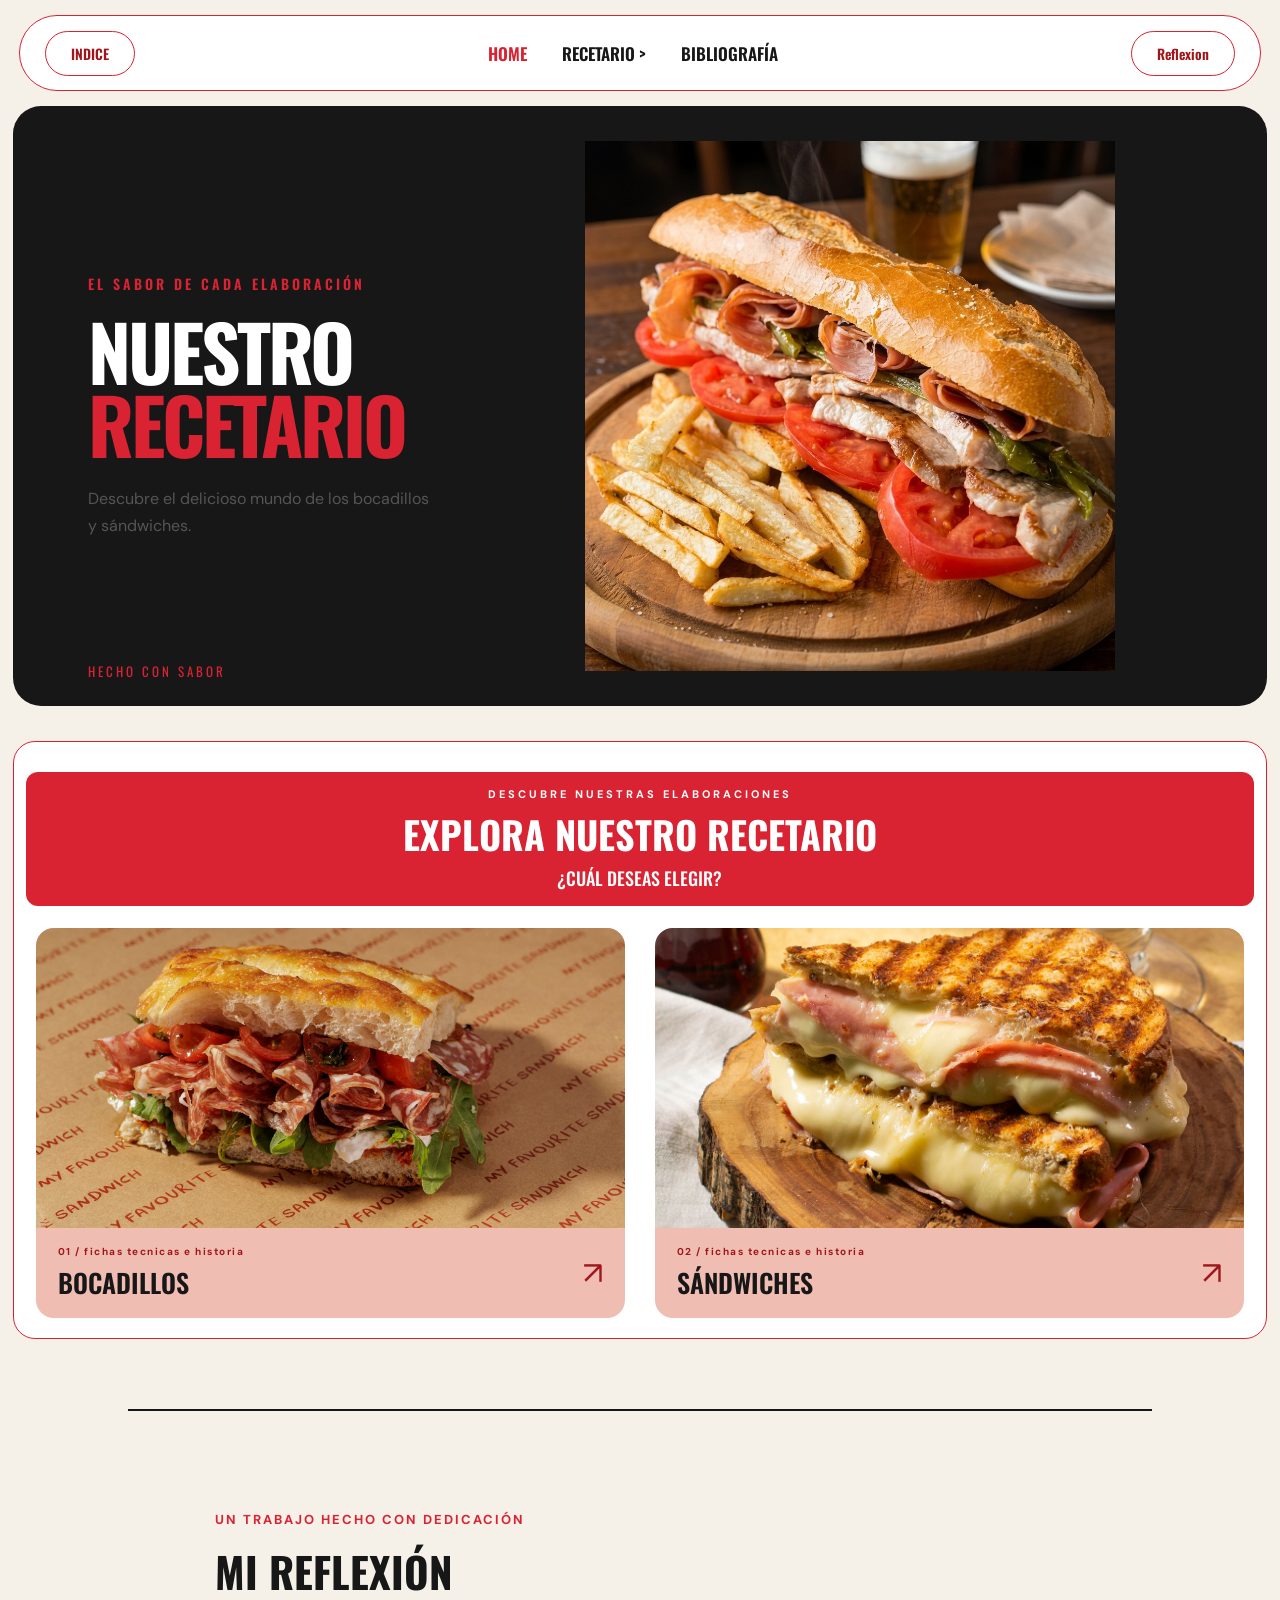
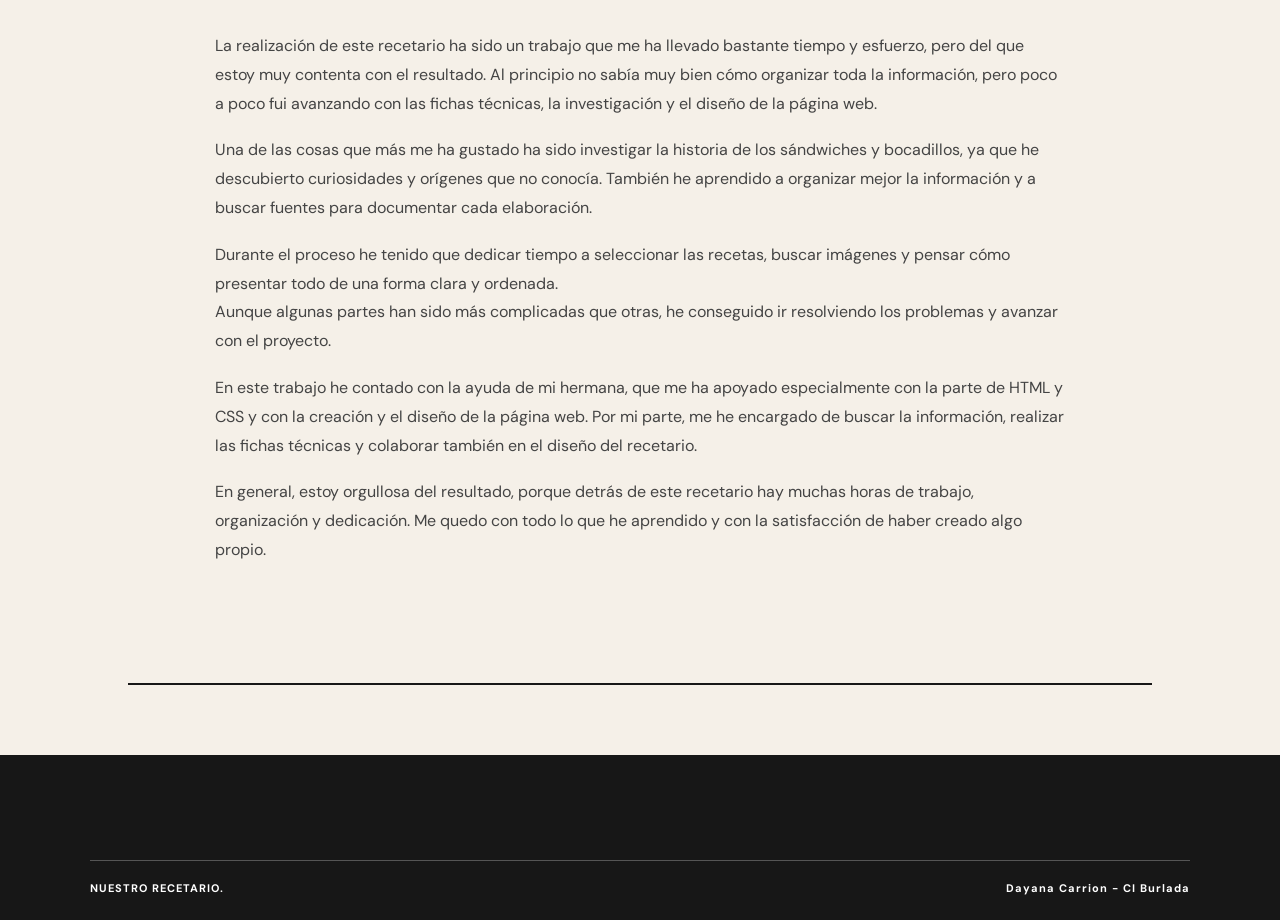
<file: index.html>
<!DOCTYPE html>
<html lang="es">

<head>
    <meta charset="UTF-8">
    <meta name="viewport" content="width=device-width, initial-scale=1.0">

    <title>Nuestro Recetario</title>

    <link rel="stylesheet" href="index.css">

    <!-- Tipografías -->
    <link rel="preconnect" href="https://fonts.googleapis.com">
    <link rel="preconnect" href="https://fonts.gstatic.com" crossorigin>

    <link
        href="https://fonts.googleapis.com/css2?family=DM+Sans:wght@400;500;600;700;800&family=Oswald:wght@500;600;700&display=swap"
        rel="stylesheet">

</head>

<body>

    <!-- ================= HEADER ================= -->

    <header class="header">

        <!-- BOTON INDICE -->
        <a href="indice.pdf" class="header-button" target="_blank">
            INDICE
        </a>

        <!-- MENU DE NAVEGACION -->
        <nav class="navigation">

            <a href="index.html" class="nav-link active">
                HOME
            </a>

            <details class="index-menu">

                <summary class="nav-link">
                    RECETARIO <span class="arrow"> > </span>
                </summary>

                <div class="dropdown">
                    <a href="bocadillos.html">Bocadillos</a>
                    <a href="sandwiches.html">Sándwiches</a>
                </div>

            </details>

            <a href="bibliografia.html" class="nav-link">
                BIBLIOGRAFÍA
            </a>

        </nav>

        <!-- LOGO -->
        <a href="index.html#reflexion" class="header-button">
            <span>Reflexion</span>

        </a>

    </header>



    <!-- ================= PORTADA ================= -->

    <main>

        <section class="hero">

            <div class="hero-content">

                <div class="hero-title">
                    <p class="hero-small">
                        EL SABOR DE CADA ELABORACIÓN
                    </p>

                    <h1>
                        NUESTRO
                        <span>RECETARIO</span>
                    </h1>

                    <p class="hero-description">
                        Descubre el delicioso mundo de los
                        bocadillos y sándwiches.
                    </p>
                </div>


                <div class="hero-image">

                    <img src=img/serranito.jpg alt="Bocadillo serranito">

                </div>

                <span class="hero-decoration">
                    HECHO CON SABOR
                </span>

            </div>

        </section>


        <!-- ================= CATEGORIAS ================= -->

        <section class="categories" id="categorias">

            <!-- TITULO DE LA SECCION -->

            <div class="categories-heading">

                <p>DESCUBRE NUESTRAS ELABORACIONES</p>

                <h2>EXPLORA NUESTRO RECETARIO</h2>

                <h3>¿CUÁL DESEAS ELEGIR?</h3>

            </div>


            <!-- TARJETAS -->

            <div class="cards">


                <!-- TARJETA BOCADILLOS -->

                <a href="bocadillos.html" class="card">

                    <div class="card-image">

                        <img src="img/bocadillito.avif" alt="Nuestros bocadillos">

                    </div>

                    <div class="card-info">

                        <div>
                            <p>01 / fichas tecnicas e historia</p>
                            <h4>BOCADILLOS</h4>
                        </div>

                        <span class="card-arrow">↗</span>

                    </div>

                </a>


                <!-- TARJETA SANDWICHES -->

                <a href="sandwiches.html" class="card">

                    <div class="card-image">

                        <img src="img/sandwich.jpg" alt="Nuestros sándwiches">

                    </div>

                    <div class="card-info">

                        <div>
                            <p>02 / fichas tecnicas e historia</p>
                            <h4>SÁNDWICHES</h4>
                        </div>

                        <span class="card-arrow">↗</span>

                    </div>

                </a>

            </div>

        </section>

        <!-- ================= REFLEXIÓN FINAL ================= -->
        <div class="reflection-divider"></div>
        <section class="reflection" id="reflexion">

            <div class="reflection-content">

                <p class="reflection-label">UN TRABAJO HECHO CON DEDICACIÓN</p>

                <h2>MI REFLEXIÓN</h2>

                <p>
                    La realización de este recetario ha sido un trabajo que me ha llevado
                    bastante tiempo y esfuerzo, pero del que estoy muy contenta con el
                    resultado. Al principio no sabía muy bien cómo organizar toda la
                    información, pero poco a poco fui avanzando con las fichas técnicas,
                    la investigación y el diseño de la página web.
                </p>

                <p>
                    Una de las cosas que más me ha gustado ha sido investigar la historia
                    de los sándwiches y bocadillos, ya que he descubierto curiosidades
                    y orígenes que no conocía. También he aprendido a organizar mejor
                    la información y a buscar fuentes para documentar cada elaboración.
                </p>
                <p>
                    Durante el proceso he tenido que dedicar tiempo a seleccionar las recetas,
                    buscar imágenes y pensar cómo presentar todo de una forma clara y ordenada. <br>
                    Aunque algunas partes han sido más complicadas
                    que otras, he conseguido ir resolviendo los problemas y avanzar con el proyecto.
                </p>

                <p>
                    En este trabajo he contado con la ayuda de mi hermana, que me ha
                    apoyado especialmente con la parte de HTML y CSS y con la creación
                    y el diseño de la página web. Por mi parte, me he encargado de
                    buscar la información, realizar las fichas técnicas y colaborar
                    también en el diseño del recetario.
                </p>

                <p>
                    En general, estoy orgullosa del resultado, porque detrás de este
                    recetario hay muchas horas de trabajo, organización y dedicación.
                    Me quedo con todo lo que he aprendido y con la satisfacción de
                    haber creado algo propio.
                </p>

            </div>

        </section>
        <div class="reflection-divider"></div>
    </main>


    <!-- ================= FOOTER ================= -->

    <footer class="footer">

        <div class="footer-line"></div>

        <div class="footer-bottom">

            <span>NUESTRO RECETARIO.</span>

            <span>Dayana Carrion - CI Burlada</span>

        </div>

    </footer>


</body>

</html>
</file>
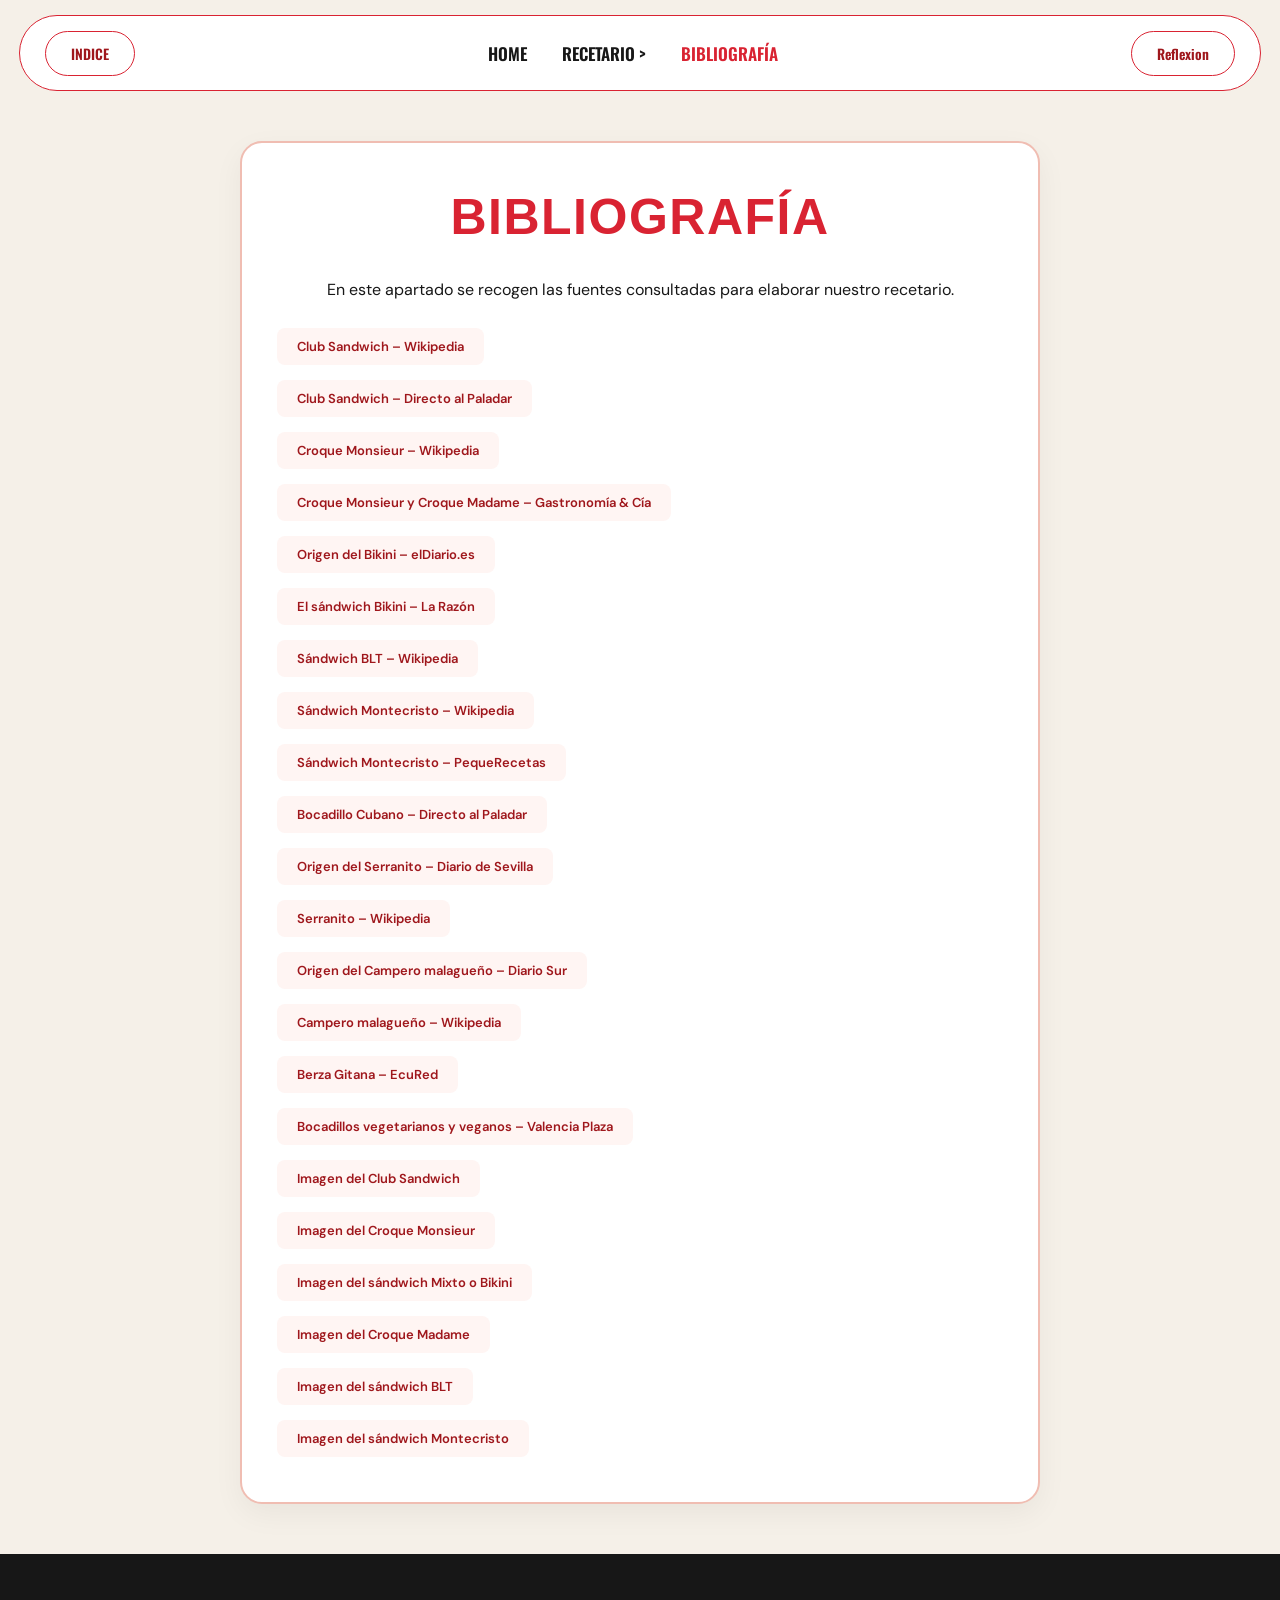
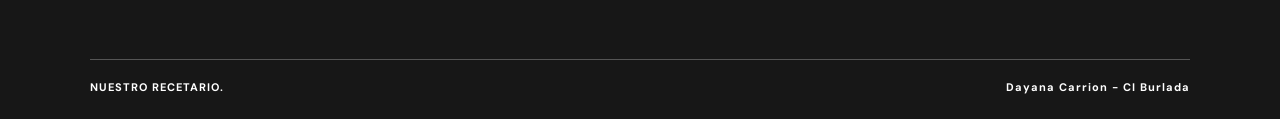
<file: bibliografia.html>
<!DOCTYPE html>
<html lang="es">

<head>
    <meta charset="UTF-8">
    <meta name="viewport" content="width=device-width, initial-scale=1.0">

    <title>Nuestro Recetario | Bibliografía</title>

    <!-- CSS reutilizado + CSS específico -->
    <link rel="stylesheet" href="index.css">

    <!-- Tipografías -->
    <link rel="preconnect" href="https://fonts.googleapis.com">
    <link rel="preconnect" href="https://fonts.gstatic.com" crossorigin>
    <link
        href="https://fonts.googleapis.com/css2?family=DM+Sans:wght@400;500;600;700;800&family=Oswald:wght@500;600;700&display=swap"
        rel="stylesheet">
</head>

<body>

    <!-- ================= HEADER ================= -->
    <header class="header">
        <a href="indice.pdf" class="header-button" target="_blank">
            INDICE
        </a>

        <nav class="navigation">
            <a href="index.html" class="nav-link">HOME</a>

            <details class="index-menu">
                <summary class="nav-link">
                    RECETARIO <span class="arrow"> > </span>
                </summary>

                <div class="dropdown">
                    <a href="bocadillos.html">Bocadillos</a>
                    <a href="sandwiches.html">Sándwiches</a>
                </div>
            </details>

            <a href="bibliografia.html" class="nav-link active">
                BIBLIOGRAFÍA
            </a>
        </nav>

        <a href="index.html#reflexion" class="header-button">
            <span>Reflexion</span>

        </a>
    </header>


    <!-- ================= BIBLIOGRAFÍA ================= -->
    <main>
        <section class="bibliografia-container">

            <h2 class="bibliografia-title">BIBLIOGRAFÍA</h2>

            <div class="bibliografia-text">
                <p>
                    En este apartado se recogen las fuentes consultadas para elaborar
                    nuestro recetario.
                </p>

                <!-- INFORMACIÓN -->

                <div class="bibliografia-links">



                    <a href="https://es.wikipedia.org/wiki/Club_sandwich" target="_blank" rel="noopener">Club Sandwich –
                        Wikipedia</a>
                    <a href="https://www.directoalpaladar.com/recetas-de-carnes-y-aves/sandwich-club-historia-receta-un-clasico-cafeterias-todo-mundo"
                        target="_blank" rel="noopener">Club Sandwich – Directo al Paladar</a>

                    <a href="https://es.wikipedia.org/wiki/Croque-monsieur" target="_blank" rel="noopener">Croque
                        Monsieur – Wikipedia</a>
                    <a href="https://www.gastronomiaycia.com/2024/10/12/croque-monsieur-y-croque-madame/"
                        target="_blank" rel="noopener">Croque Monsieur y Croque Madame – Gastronomía & Cía</a>

                    <a href="https://www.eldiario.es/consumoclaro/come_bien/dia-mundial-bikini-donde-origino-receta-catalana-comparte-nombre-prenda-bano_1_12416015.html"
                        target="_blank" rel="noopener">Origen del Bikini – elDiario.es</a>
                    <a href="https://www.larazon.es/cataluna/por-que-cataluna-conoce-bikini-sandwich-mixto_20240601665c8f4a9d3b1e0001b1c2d3.html"
                        target="_blank" rel="noopener">El sándwich Bikini – La Razón</a>

                    <a href="https://es.wikipedia.org/wiki/S%C3%A1ndwich_BLT" target="_blank" rel="noopener">Sándwich
                        BLT – Wikipedia</a>

                    <a href="https://es.wikipedia.org/wiki/Monte_Cristo_s%C3%A1ndwich" target="_blank"
                        rel="noopener">Sándwich Montecristo – Wikipedia</a>
                    <a href="https://www.pequerecetas.com/receta/sandwich-montecristo/" target="_blank"
                        rel="noopener">Sándwich Montecristo – PequeRecetas</a>



                    <a href="https://www.directoalpaladar.com/recetas-de-carnes-y-aves/sandwich-cubano-receta-tradicional-facil-deliciosa"
                        target="_blank" rel="noopener">Bocadillo Cubano – Directo al Paladar</a>

                    <a href="https://www.diariodesevilla.es/gastronomia/sabes-quien-invento-bocadillo-famoso-Sevilla_0_2005061045.html"
                        target="_blank" rel="noopener">Origen del Serranito – Diario de Sevilla</a>
                    <a href="https://es.wikipedia.org/wiki/Serranito" target="_blank" rel="noopener">Serranito –
                        Wikipedia</a>

                    <a href="https://www.diariosur.es/gastronomia/desconocidos-origenes-campero-malagueno-20150515002823-nt.html"
                        target="_blank" rel="noopener">Origen del Campero malagueño – Diario Sur</a>
                    <a href="https://es.wikipedia.org/wiki/Campero_(bocadillo)" target="_blank" rel="noopener">Campero
                        malagueño – Wikipedia</a>

                    <a href="https://www.ecured.cu/Berza_Gitana" target="_blank" rel="noopener">Berza Gitana –
                        EcuRed</a>

                    <a href="https://valenciaplaza.com/entre-pan-y-sin-rastro-de-proteina-animal-los-bocadillos-tambien-son-para-veganos-y-vegetarianos"
                        target="_blank" rel="noopener">Bocadillos vegetarianos y veganos – Valencia Plaza</a>




                    <a href="https://www.sharpblades.co.uk/es/blogs/recipes/ultimate-club-sandwich-recipe"
                        target="_blank" rel="noopener">Imagen del Club Sandwich</a>

                    <a href="https://tn.com.ar/cocina/recetas/2026/06/20/como-preparar-el-croque-monsieur-el-sandwich-frances-que-parece-simple-pero-es-una-bomba-de-sabor/"
                        target="_blank" rel="noopener">Imagen del Croque Monsieur</a>

                    <a href="https://www.aol.com/articles/spanish-bikini-sandwich-tastes-even-180000000.html"
                        target="_blank" rel="noopener">Imagen del sándwich Mixto o Bikini</a>

                    <a href="https://airfryergourmand.fr/img/croque-madame-air-fryer.jpg" target="_blank"
                        rel="noopener">Imagen del Croque Madame</a>

                    <a href="https://ighremhouse.com/recipes/blt-sandwich-crispy-bacon" target="_blank"
                        rel="noopener">Imagen del sándwich BLT</a>

                    <a href="https://www.snapcalorie.com/recipes/monte_cristo_sandwich_the_real_one.html"
                        target="_blank" rel="noopener">Imagen del sándwich Montecristo</a>


                </div>

        </section>
    </main>


    <!-- ================= FOOTER ================= -->
    <footer class="footer">
        <div class="footer-line"></div>

        <div class="footer-bottom">
            <span>NUESTRO RECETARIO.</span>
            <span>Dayana Carrion - CI Burlada</span>
        </div>
    </footer>

</body>

</html>
</file>
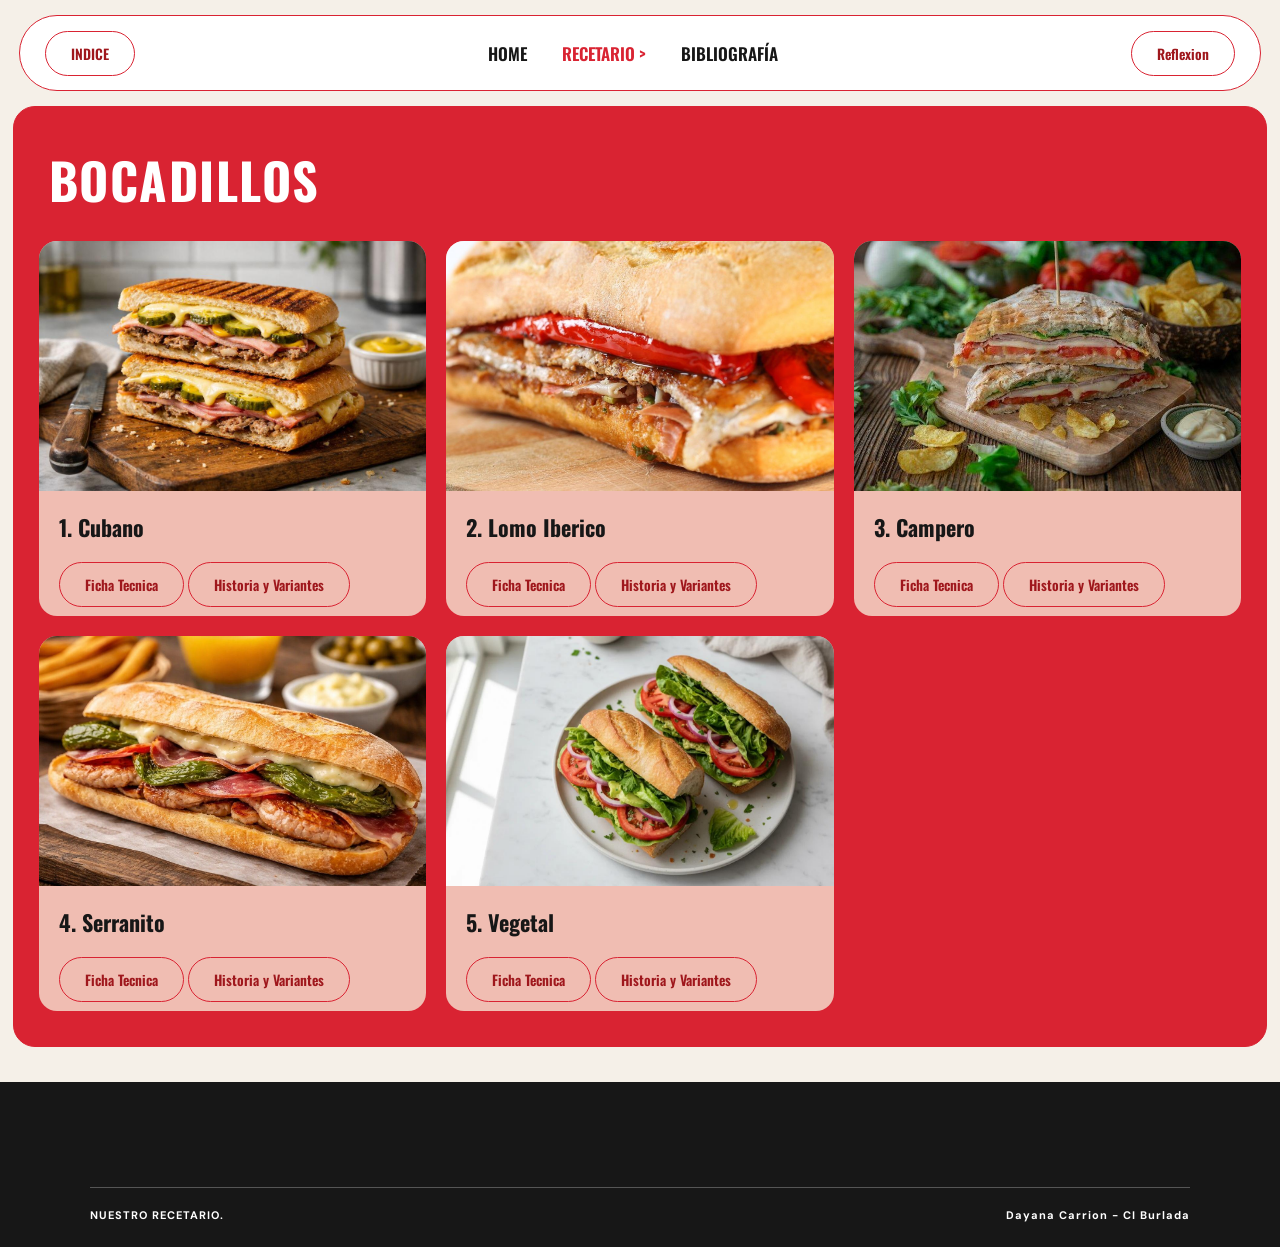
<file: bocadillos.html>
<!DOCTYPE html>
<html lang="es">

<head>
    <meta charset="UTF-8">
    <meta name="viewport" content="width=device-width, initial-scale=1.0">

    <title>Nuestro Recetario | Sándwiches</title>

    <link rel="stylesheet" href="index.css">

    <!-- Tipografías -->
    <link rel="preconnect" href="https://fonts.googleapis.com">
    <link rel="preconnect" href="https://fonts.gstatic.com" crossorigin>
    <link
        href="https://fonts.googleapis.com/css2?family=DM+Sans:wght@400;500;600;700;800&family=Oswald:wght@500;600;700&display=swap"
        rel="stylesheet">
</head>

<body>

    <!-- ================= HEADER ================= -->
    <header class="header">
        <a href="indice.pdf" class="header-button" target="_blank">
            INDICE
        </a>

        <nav class="navigation">
            <a href="index.html" class="nav-link">HOME</a>

            <details class="index-menu">
                <summary class="nav-link active">RECETARIO <span class="arrow"> > </span></summary>
                <div class="dropdown">
                    <a href="bocadillos.html">Bocadillos</a>
                    <a href="sandwiches.html">Sándwiches</a>
                </div>
            </details>

            <a href="bibliografia.html" class="nav-link">BIBLIOGRAFÍA</a>
        </nav>
        <a href="index.html#reflexion" class="header-button">
            <span>Reflexion</span>

        </a>
    </header>


    <!-- ================= CONTENIDO SANDWICHES ================= -->
    <main>
        <section class="sandwiches-container">

            <!-- TÍTULO ROJO -->
            <div class="sandwiches-heading">
                <h2>BOCADILLOS</h2>
            </div>

            <!-- TARJETAS -->
            <div class="sandwiches-grid">

                <!-- bocadillo 1 -->
                <div class="sandwich-card">
                    <div class="sandwich-image">
                        <img src="img/cubano.jpg" alt="Club">
                    </div>
                    <div class="sandwich-info">
                        <h3>1. Cubano</h3>
                        <br>
                        <a href="/fichas_bocadillos/Ficha_Cubano.pdf" class="header-button">Ficha Tecnica</a>
                        <a href="historiaVariantes.html" class="header-button">Historia y Variantes</a>
                    </div>
                </div>

                <!-- bocadillo 2 -->
                <div class="sandwich-card">
                    <div class="sandwich-image">
                        <img src="img/lomo.jpg" alt="Croque">
                    </div>
                    <div class="sandwich-info">
                        <h3>2. Lomo Iberico</h3>
                        <br>
                        <a href="fichas_bocadillos/Ficha_Iberico.pdf" class="header-button">Ficha Tecnica</a>
                        <a href="historiaVariantes.html#lomo-iberico" class="header-button">Historia y Variantes</a>
                    </div>
                </div>

                <!-- SÁNDWICH 3 -->
                <div class="sandwich-card">
                    <div class="sandwich-image">
                        <img src="img/campero.jpg" alt="Mixto">
                    </div>
                    <div class="sandwich-info">
                        <h3>3. Campero</h3>
                        <br>
                        <a href="fichas_bocadillos/Ficha_Campero.pdf" class="header-button">Ficha Tecnica</a>
                        <a href="historiaVariantes.html#campero" class="header-button">Historia y Variantes</a>
                    </div>
                </div>
                <!-- SÁNDWICH 4 -->
                <div class="sandwich-card">
                    <div class="sandwich-image">
                        <img src="img/serranito1.jpg" alt="croque">
                    </div>
                    <div class="sandwich-info">
                        <h3>4. Serranito</h3>
                        <br>
                        <a href="fichas_bocadillos/Ficha_Serranito.pdf" class="header-button">Ficha Tecnica</a>
                        <a href="historiaVariantes.html#serranito" class="header-button">Historia y Variantes</a>
                    </div>
                </div>
                <!-- SÁNDWICH 5 -->
                <div class="sandwich-card">
                    <div class="sandwich-image">
                        <img src="img/vegetal.jpg" alt="btl">
                    </div>
                    <div class="sandwich-info">
                        <h3>5. Vegetal</h3>
                        <br>
                        <a href="fichas_bocadillos/Ficha_Vegetal.pdf" class="header-button">Ficha Tecnica</a>
                        <a href="historiaVariantes.html#vegetal" class="header-button">Historia y Variantes</a>
                    </div>
                </div>
            </div>
        </section>
    </main>


    <!-- ================= FOOTER ================= -->
    <footer class="footer">
        <div class="footer-line"></div>
        <div class="footer-bottom">
            <span>NUESTRO RECETARIO.</span>
            <span>Dayana Carrion - CI Burlada</span>
        </div>
    </footer>

</body>

</html>
</file>
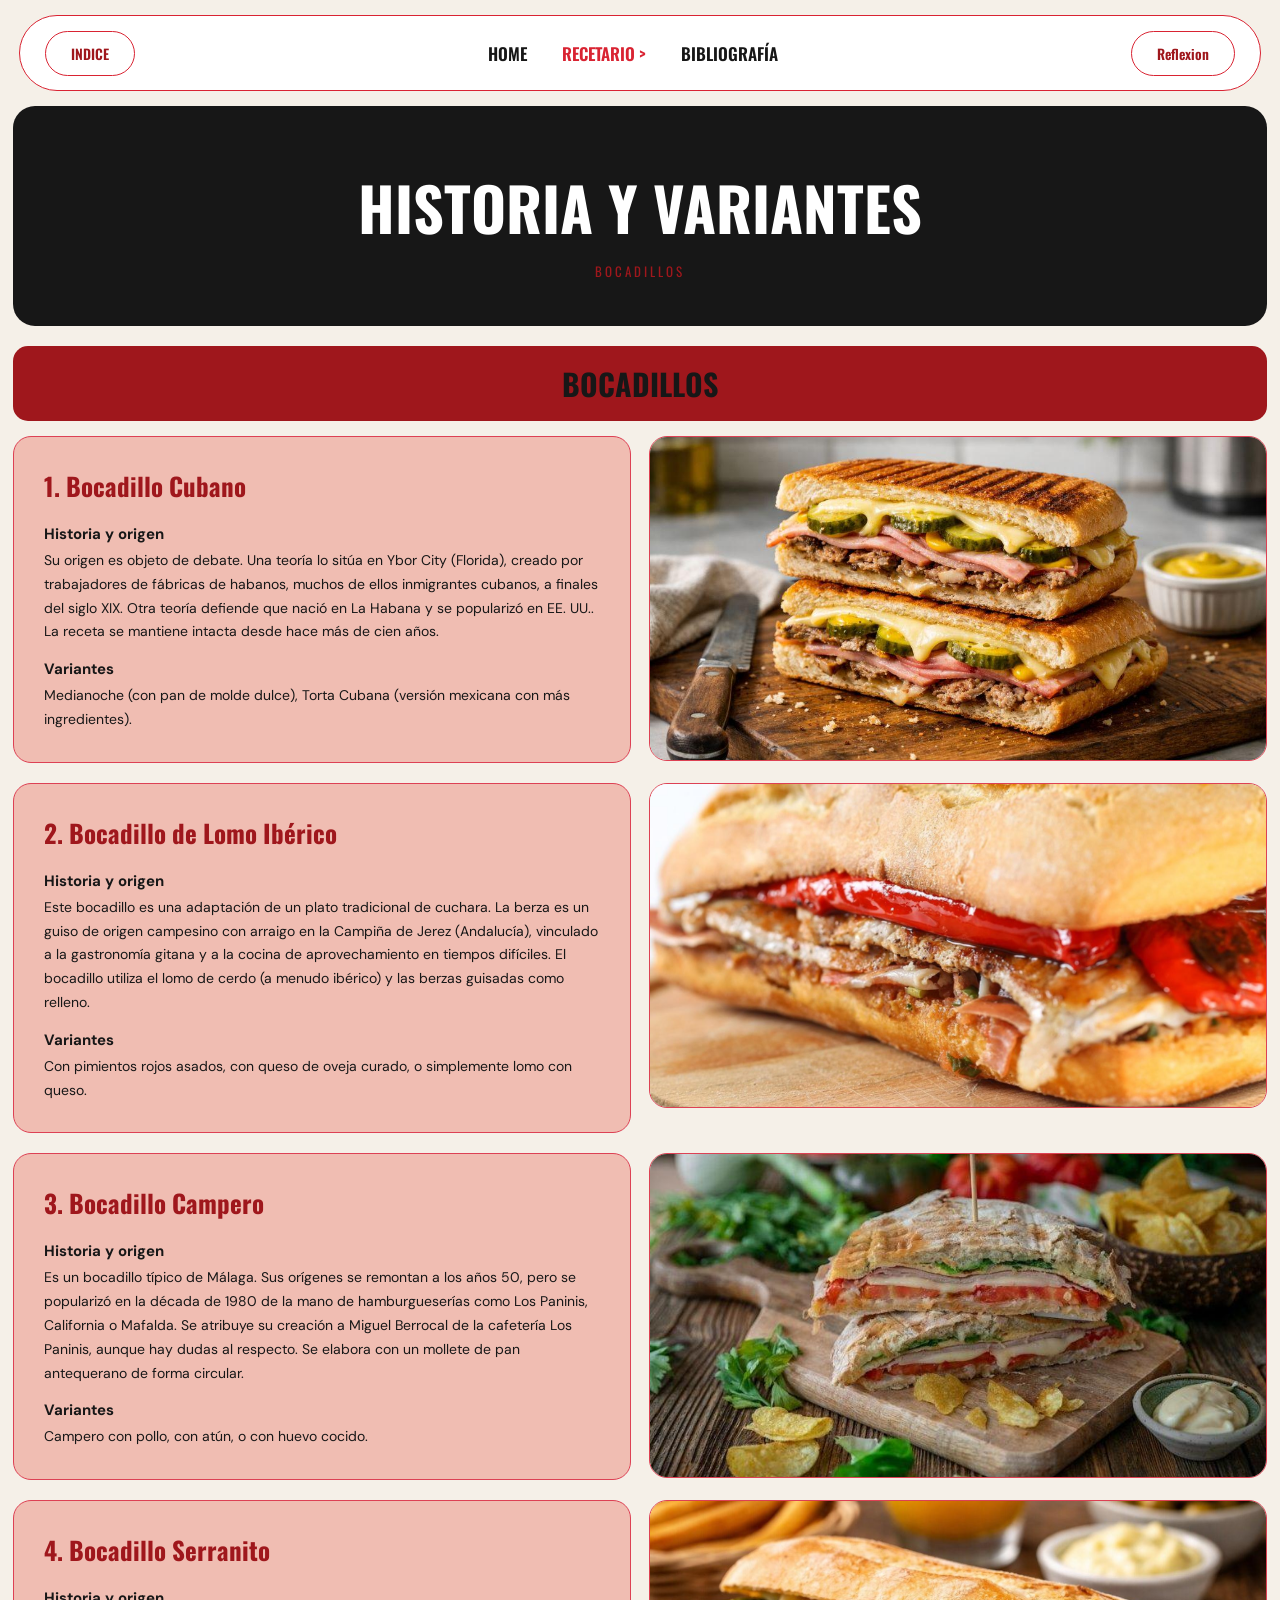
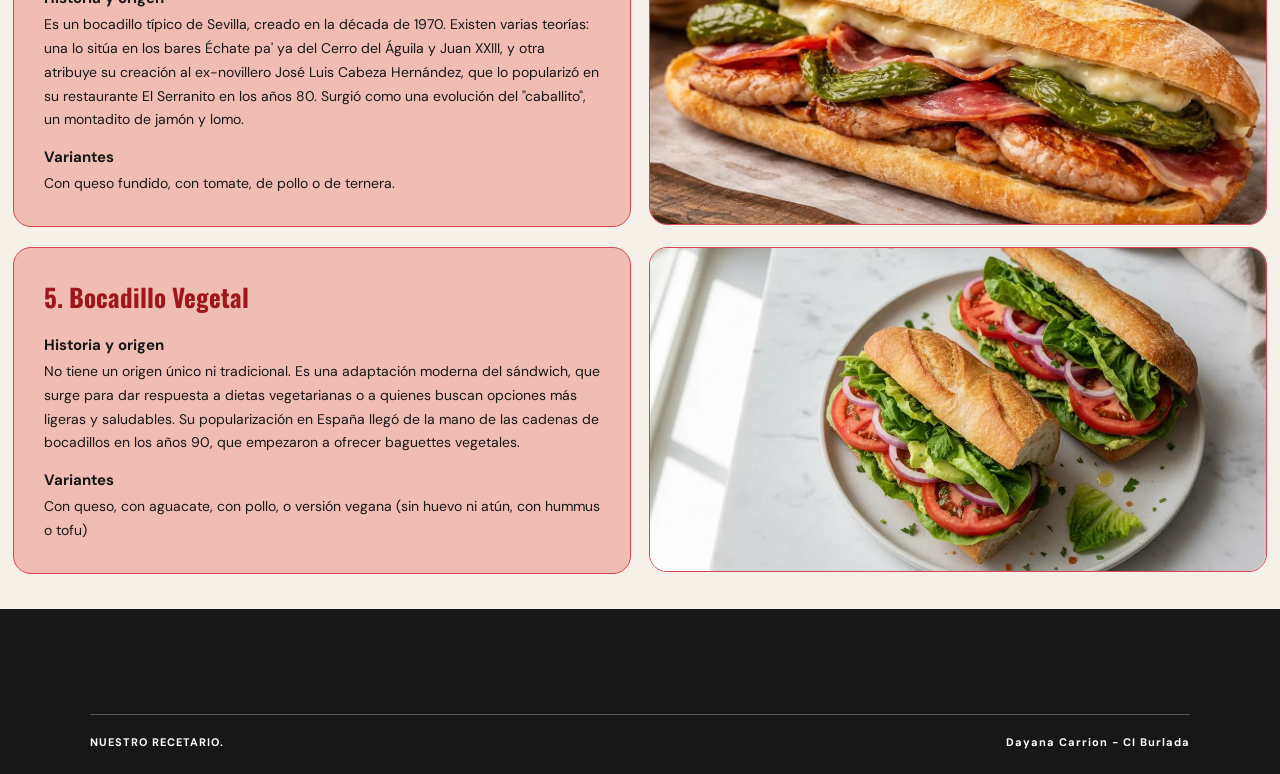
<file: historiaVariantes.html>
<!DOCTYPE html>
<html lang="es">

<head>
    <meta charset="UTF-8">
    <meta name="viewport" content="width=device-width, initial-scale=1.0">

    <title>Nuestro Recetario | Historia y Variantes</title>

    <!-- CSS reutilizado + CSS específico -->
    <link rel="stylesheet" href="index.css">
    <!-- Tipografías -->
    <link rel="preconnect" href="https://fonts.googleapis.com">
    <link rel="preconnect" href="https://fonts.gstatic.com" crossorigin>
    <link
        href="https://fonts.googleapis.com/css2?family=DM+Sans:wght@400;500;600;700;800&family=Oswald:wght@500;600;700&display=swap"
        rel="stylesheet">
</head>

<body>

    <!-- ================= HEADER ================= -->
    <header class="header">
        <a href="indice.pdf" class="header-button" target="_blank">
            INDICE
        </a>

        <nav class="navigation">
            <a href="index.html" class="nav-link">HOME</a>

            <details class="index-menu">
                <summary class="nav-link active">
                    RECETARIO <span class="arrow"> > </span>
                </summary>

                <div class="dropdown">
                    <a href="bocadillos.html">Bocadillos</a>
                    <a href="sandwiches.html">Sándwiches</a>
                </div>
            </details>

            <a href="bibliografia.html" class="nav-link">
                BIBLIOGRAFÍA
            </a>
        </nav>
        <a href="index.html#reflexion" class="header-button">
            <span>Reflexion</span>

        </a>
    </header>


    <!-- ================= HISTORIA Y VARIANTES ================= -->
    <main class="history-page">

        <!-- PORTADA -->
        <section class="history-hero">
            <h1>HISTORIA Y VARIANTES</h1>
            <p>BOCADILLOS</p>
        </section>


        <!-- ================= BOCADILLOS ================= -->
        <section class="history-section" id="bocadillos">

            <h2>BOCADILLOS</h2>

            <!-- CUBANO -->
            <article class="history-item" id="cubano">

                <div class="history-text">
                    <h3>1. Bocadillo Cubano</h3>

                    <h4>Historia y origen</h4>
                    <p>
                        Su origen es objeto de debate. Una teoría lo sitúa en Ybor City (Florida), creado por
                        trabajadores de fábricas de habanos, muchos de ellos inmigrantes cubanos, a finales del siglo
                        XIX. Otra teoría defiende que nació en La Habana y se popularizó en EE. UU.. La receta se
                        mantiene intacta desde hace más de cien años.
                    </p>

                    <h4>Variantes</h4>
                    <p>
                        Medianoche (con pan de molde dulce), Torta Cubana (versión mexicana con más ingredientes).
                    </p>
                </div>

                <div class="history-image">
                    <img src="img/cubano.jpg" alt="Bocadillo Cubano">
                </div>

            </article>


            <!-- LOMO IBÉRICO -->
            <article class="history-item" id="lomo-iberico">

                <div class="history-text">
                    <h3>2. Bocadillo de Lomo Ibérico</h3>

                    <h4>Historia y origen</h4>
                    <p>
                        Este bocadillo es una adaptación de un plato tradicional de cuchara. La berza es un guiso de
                        origen campesino con arraigo en la Campiña de Jerez (Andalucía), vinculado a la gastronomía
                        gitana y a la cocina de aprovechamiento en tiempos difíciles. El bocadillo utiliza el lomo de
                        cerdo (a menudo ibérico) y las berzas guisadas como relleno.
                    </p>

                    <h4>Variantes</h4>
                    <p>
                        Con pimientos rojos asados, con queso de oveja curado, o simplemente lomo con queso.
                    </p>
                </div>

                <div class="history-image">
                    <img src="img/lomo.jpg" alt="Bocadillo de Lomo Ibérico">
                </div>

            </article>


            <!-- CAMPERO -->
            <article class="history-item" id="campero">

                <div class="history-text">
                    <h3>3. Bocadillo Campero</h3>

                    <h4>Historia y origen</h4>
                    <p>
                        Es un bocadillo típico de Málaga. Sus orígenes se remontan a los años 50, pero se popularizó en
                        la década de 1980 de la mano de hamburgueserías como Los Paninis, California o Mafalda. Se
                        atribuye su creación a Miguel Berrocal de la cafetería Los Paninis, aunque hay dudas al
                        respecto. Se elabora con un mollete de pan antequerano de forma circular.
                    </p>

                    <h4>Variantes</h4>
                    <p>
                        Campero con pollo, con atún, o con huevo cocido.
                    </p>
                </div>

                <div class="history-image">
                    <img src="img/campero.jpg" alt="Bocadillo Campero">
                </div>

            </article>


            <!-- SERRANITO -->
            <article class="history-item" id="serranito">

                <div class="history-text">
                    <h3>4. Bocadillo Serranito</h3>

                    <h4>Historia y origen</h4>
                    <p>
                        Es un bocadillo típico de Sevilla, creado en la década de 1970. Existen varias teorías: una lo
                        sitúa en los bares Échate pa' ya del Cerro del Águila y Juan XXIII, y otra atribuye su creación
                        al ex-novillero José Luis Cabeza Hernández, que lo popularizó en su restaurante El Serranito en
                        los años 80. Surgió como una evolución del "caballito", un montadito de jamón y lomo.
                    </p>

                    <h4>Variantes</h4>
                    <p>
                        Con queso fundido, con tomate, de pollo o de ternera.
                    </p>
                </div>

                <div class="history-image">
                    <img src="img/serranito1.jpg" alt="Bocadillo Serranito">
                </div>

            </article>


            <!-- VEGETAL -->
            <article class="history-item" id="vegetal">

                <div class="history-text">
                    <h3>5. Bocadillo Vegetal</h3>

                    <h4>Historia y origen</h4>
                    <p>
                        No tiene un origen único ni tradicional. Es una adaptación moderna del sándwich, que surge para
                        dar respuesta a dietas vegetarianas o a quienes buscan opciones más ligeras y saludables. Su
                        popularización en España llegó de la mano de las cadenas de bocadillos en los años 90, que
                        empezaron a ofrecer baguettes vegetales.
                    </p>

                    <h4>Variantes</h4>
                    <p>
                        Con queso, con aguacate, con pollo, o versión vegana (sin huevo ni atún, con hummus o tofu)
                    </p>
                </div>

                <div class="history-image">
                    <img src="img/vegetal.jpg" alt="Bocadillo Vegetal">
                </div>

            </article>

        </section>
    </main>


    <!-- ================= FOOTER ================= -->
    <footer class="footer">
        <div class="footer-line"></div>

        <div class="footer-bottom">
            <span>NUESTRO RECETARIO.</span>
            <span>Dayana Carrion - CI Burlada</span>
        </div>
    </footer>

</body>

</html>
</file>
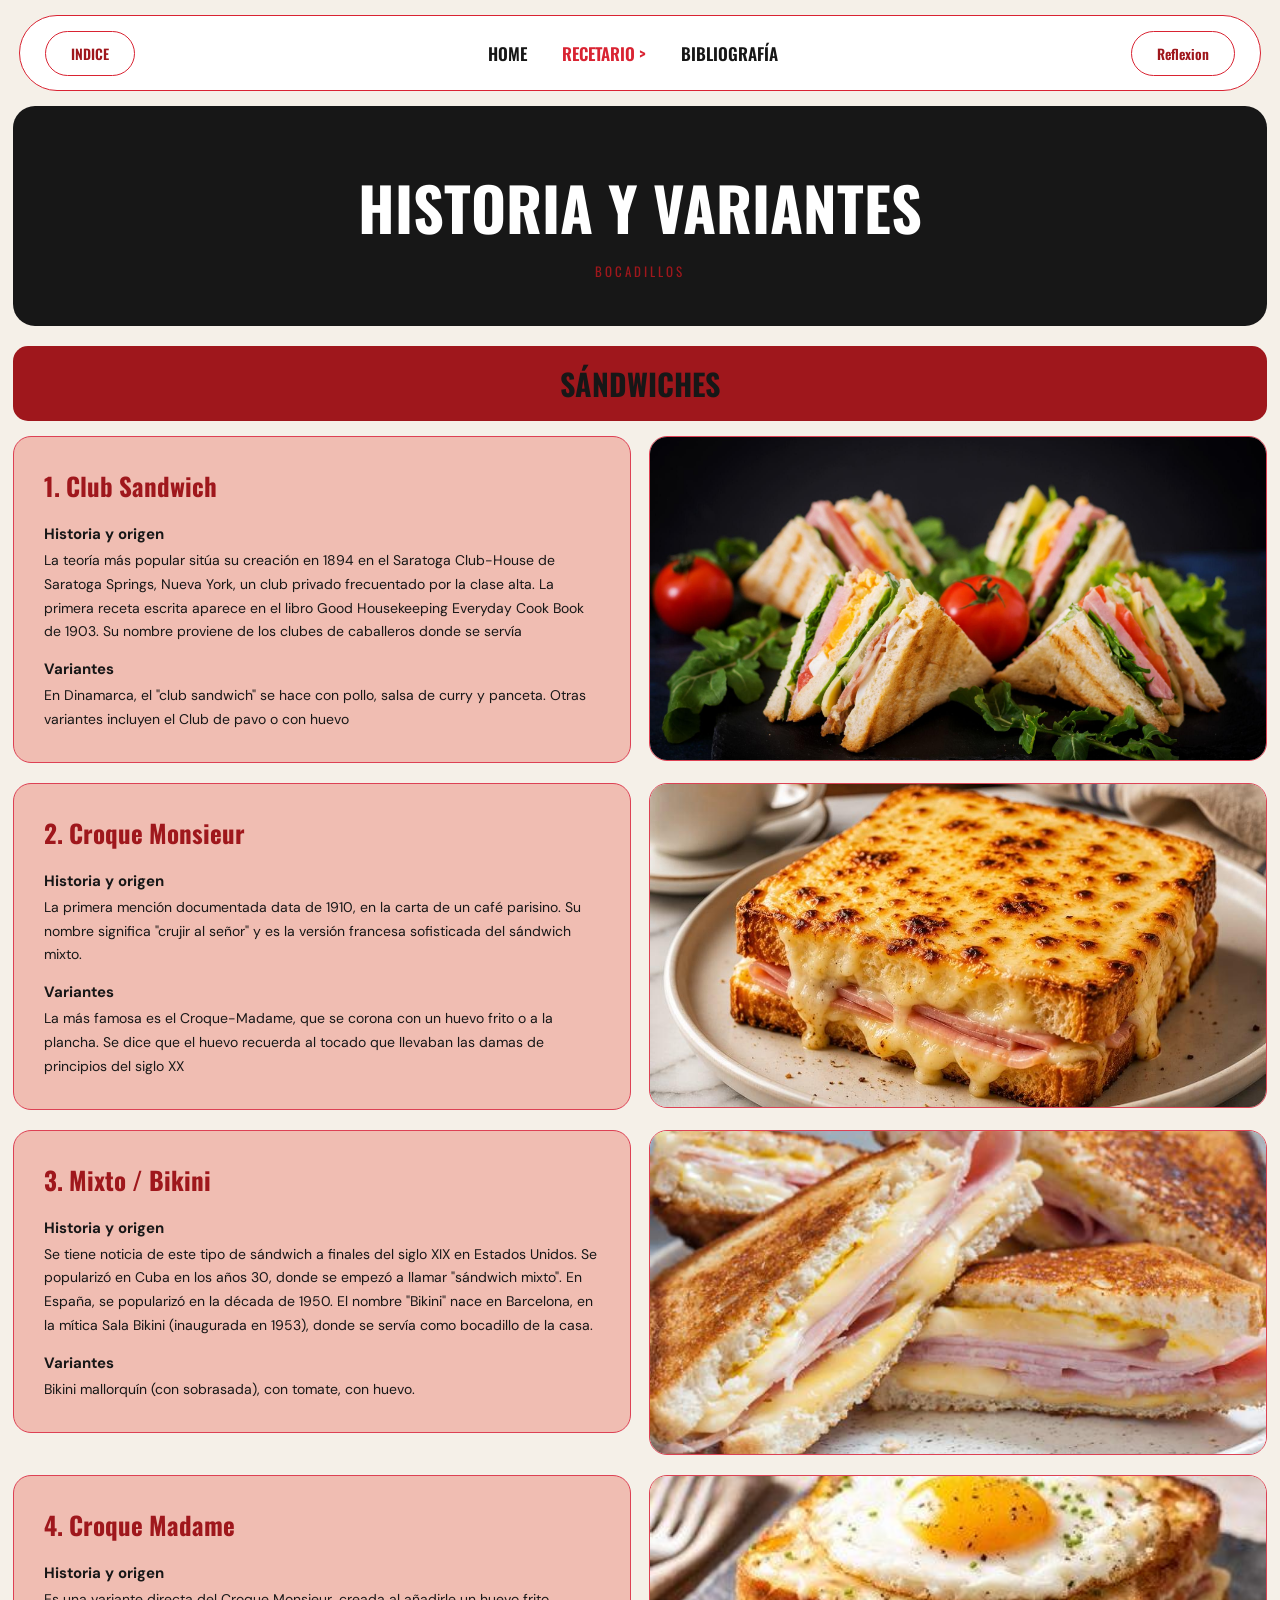
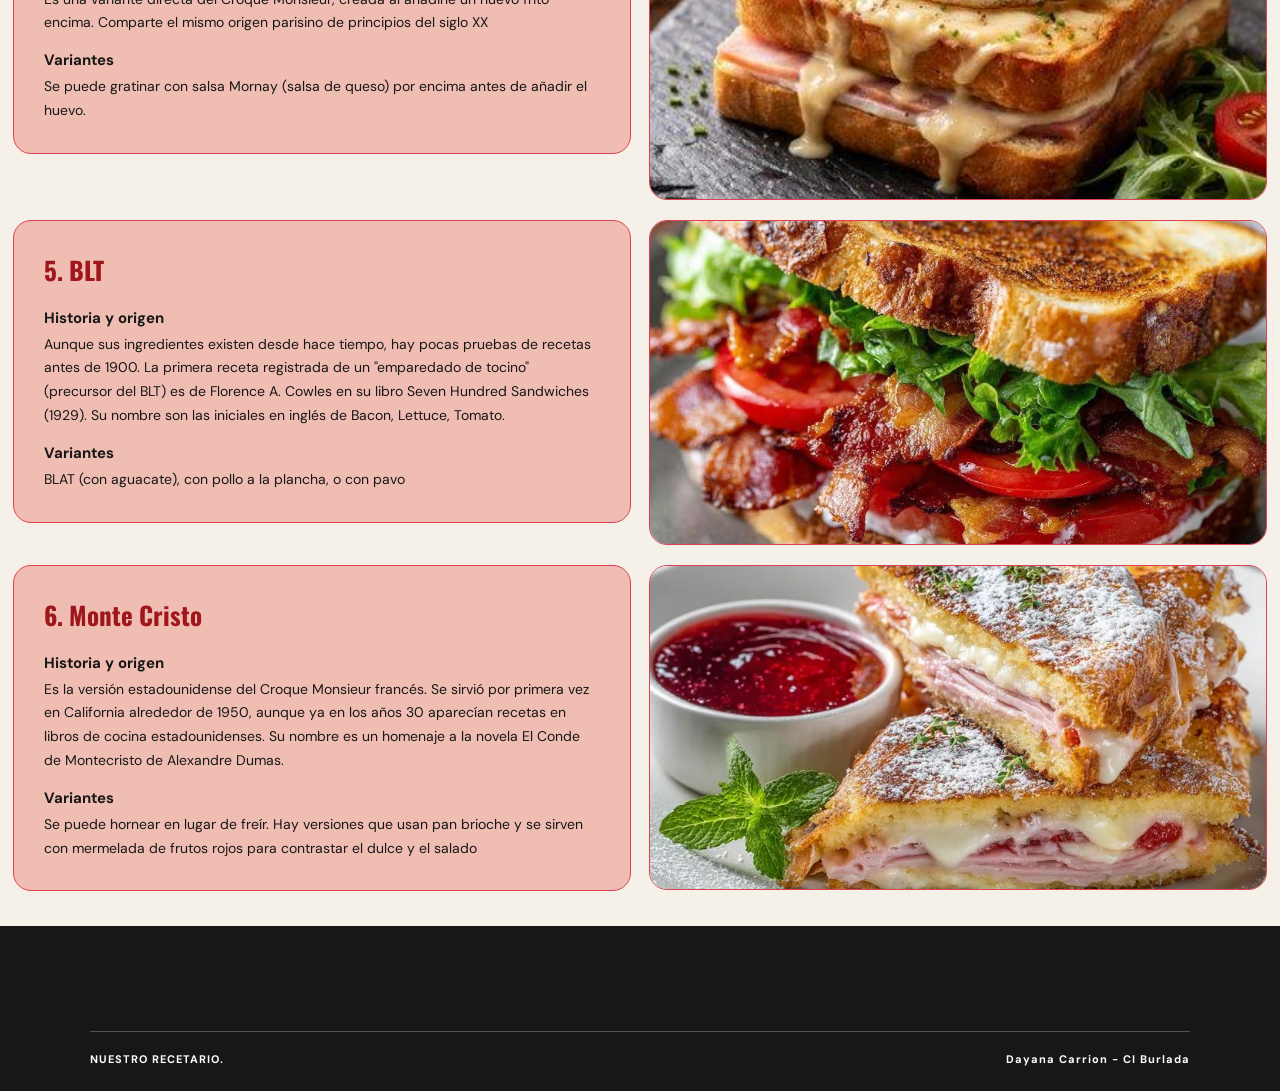
<file: historiaVariantesS.html>
<!DOCTYPE html>
<html lang="es">

<head>
    <meta charset="UTF-8">
    <meta name="viewport" content="width=device-width, initial-scale=1.0">

    <title>Nuestro Recetario | Historia y Variantes</title>

    <!-- CSS reutilizado + CSS específico -->
    <link rel="stylesheet" href="index.css">
    <!-- Tipografías -->
    <link rel="preconnect" href="https://fonts.googleapis.com">
    <link rel="preconnect" href="https://fonts.gstatic.com" crossorigin>
    <link
        href="https://fonts.googleapis.com/css2?family=DM+Sans:wght@400;500;600;700;800&family=Oswald:wght@500;600;700&display=swap"
        rel="stylesheet">
</head>

<body>

    <!-- ================= HEADER ================= -->
    <header class="header">
        <a href="indice.pdf" class="header-button" target="_blank">
            INDICE
        </a>

        <nav class="navigation">
            <a href="index.html" class="nav-link">HOME</a>

            <details class="index-menu">
                <summary class="nav-link active">
                    RECETARIO <span class="arrow"> > </span>
                </summary>

                <div class="dropdown">
                    <a href="bocadillos.html">Bocadillos</a>
                    <a href="sandwiches.html">Sándwiches</a>
                </div>
            </details>

            <a href="bibliografia.html" class="nav-link">
                BIBLIOGRAFÍA
            </a>
        </nav>

        <a href="index.html#reflexion" class="header-button">
            <span>Reflexion</span>

        </a>
    </header>


    <!-- ================= HISTORIA Y VARIANTES ================= -->
    <main class="history-page">

        <!-- PORTADA -->
        <section class="history-hero">
            <h1>HISTORIA Y VARIANTES</h1>
            <p>BOCADILLOS</p>
        </section>
        <section class="history-section" id="sandwiches">

            <h2>SÁNDWICHES</h2>

            <!-- CLUB SANDWICH -->
            <article class="history-item" id="club">

                <div class="history-text">
                    <h3>1. Club Sandwich</h3>

                    <h4>Historia y origen</h4>
                    <p>
                        La teoría más popular sitúa su creación en 1894 en el Saratoga Club-House de Saratoga Springs,
                        Nueva York, un club privado frecuentado por la clase alta. La primera receta escrita aparece en
                        el libro Good Housekeeping Everyday Cook Book de 1903. Su nombre proviene de los clubes de
                        caballeros donde se servía
                    </p>

                    <h4>Variantes</h4>
                    <p>
                        En Dinamarca, el "club sandwich" se hace con pollo, salsa de curry y panceta. Otras variantes
                        incluyen el Club de pavo o con huevo
                    </p>
                </div>

                <div class="history-image">
                    <img src="img/club.jpg" alt="Club Sandwich">
                </div>

            </article>


            <!-- CROQUE MONSIEUR -->
            <article class="history-item" id="croque-monsieur">

                <div class="history-text">
                    <h3>2. Croque Monsieur</h3>

                    <h4>Historia y origen</h4>
                    <p>
                        La primera mención documentada data de 1910, en la carta de un café parisino. Su nombre
                        significa "crujir al señor" y es la versión francesa sofisticada del sándwich mixto.
                    </p>

                    <h4>Variantes</h4>
                    <p>
                        La más famosa es el Croque-Madame, que se corona con un huevo frito o a la plancha. Se dice que
                        el huevo recuerda al tocado que llevaban las damas de principios del siglo XX
                    </p>
                </div>

                <div class="history-image">
                    <img src="img/croqueMonsieur.jpg" alt="Croque Monsieur">
                </div>

            </article>


            <!-- MIXTO -->
            <article class="history-item" id="mixto">

                <div class="history-text">
                    <h3>3. Mixto / Bikini</h3>

                    <h4>Historia y origen</h4>
                    <p>
                        Se tiene noticia de este tipo de sándwich a finales del siglo XIX en Estados Unidos. Se
                        popularizó en Cuba en los años 30, donde se empezó a llamar "sándwich mixto". En España, se
                        popularizó en la década de 1950. El nombre "Bikini" nace en Barcelona, en la mítica Sala Bikini
                        (inaugurada en 1953), donde se servía como bocadillo de la casa.
                    </p>

                    <h4>Variantes</h4>
                    <p>
                        Bikini mallorquín (con sobrasada), con tomate, con huevo.
                    </p>
                </div>

                <div class="history-image">
                    <img src="img/mixto.jpg" alt="Sándwich Mixto">
                </div>

            </article>


            <!-- CROQUE MADAME -->
            <article class="history-item" id="croque-madame">

                <div class="history-text">
                    <h3>4. Croque Madame</h3>

                    <h4>Historia y origen</h4>
                    <p>
                        Es una variante directa del Croque Monsieur, creada al añadirle un huevo frito encima. Comparte
                        el mismo origen parisino de principios del siglo XX
                    </p>

                    <h4>Variantes</h4>
                    <p>
                        Se puede gratinar con salsa Mornay (salsa de queso) por encima antes de añadir el huevo.
                    </p>
                </div>

                <div class="history-image">
                    <img src="img/croqueMadan.jpg" alt="Croque Madame">
                </div>

            </article>


            <!-- BLT -->
            <article class="history-item" id="blt">

                <div class="history-text">
                    <h3>5. BLT</h3>

                    <h4>Historia y origen</h4>
                    <p>
                        Aunque sus ingredientes existen desde hace tiempo, hay pocas pruebas de recetas antes de 1900.
                        La primera receta registrada de un "emparedado de tocino" (precursor del BLT) es de Florence A.
                        Cowles en su libro Seven Hundred Sandwiches (1929). Su nombre son las iniciales en inglés de
                        Bacon, Lettuce, Tomato.
                    </p>

                    <h4>Variantes</h4>
                    <p>
                        BLAT (con aguacate), con pollo a la plancha, o con pavo
                    </p>
                </div>

                <div class="history-image">
                    <img src="img/blt.jpg" alt="Sándwich BLT">
                </div>

            </article>


            <!-- MONTECRISTO -->
            <article class="history-item" id="monte-cristo">

                <div class="history-text">
                    <h3>6. Monte Cristo</h3>

                    <h4>Historia y origen</h4>
                    <p>
                        Es la versión estadounidense del Croque Monsieur francés. Se sirvió por primera vez en
                        California alrededor de 1950, aunque ya en los años 30 aparecían recetas en libros de cocina
                        estadounidenses. Su nombre es un homenaje a la novela El Conde de Montecristo de Alexandre
                        Dumas.
                    </p>

                    <h4>Variantes</h4>
                    <p>
                        Se puede hornear en lugar de freír. Hay versiones que usan pan brioche y se sirven con mermelada
                        de frutos rojos para contrastar el dulce y el salado
                    </p>
                </div>

                <div class="history-image">
                    <img src="img/monteCristo.jpg" alt="Sándwich Monte Cristo">
                </div>

            </article>

        </section>


    </main>
    <!-- ================= FOOTER ================= -->
    <footer class="footer">
        <div class="footer-line"></div>

        <div class="footer-bottom">
            <span>NUESTRO RECETARIO.</span>
            <span>Dayana Carrion - CI Burlada</span>
        </div>
    </footer>

</body>

</html>
</file>
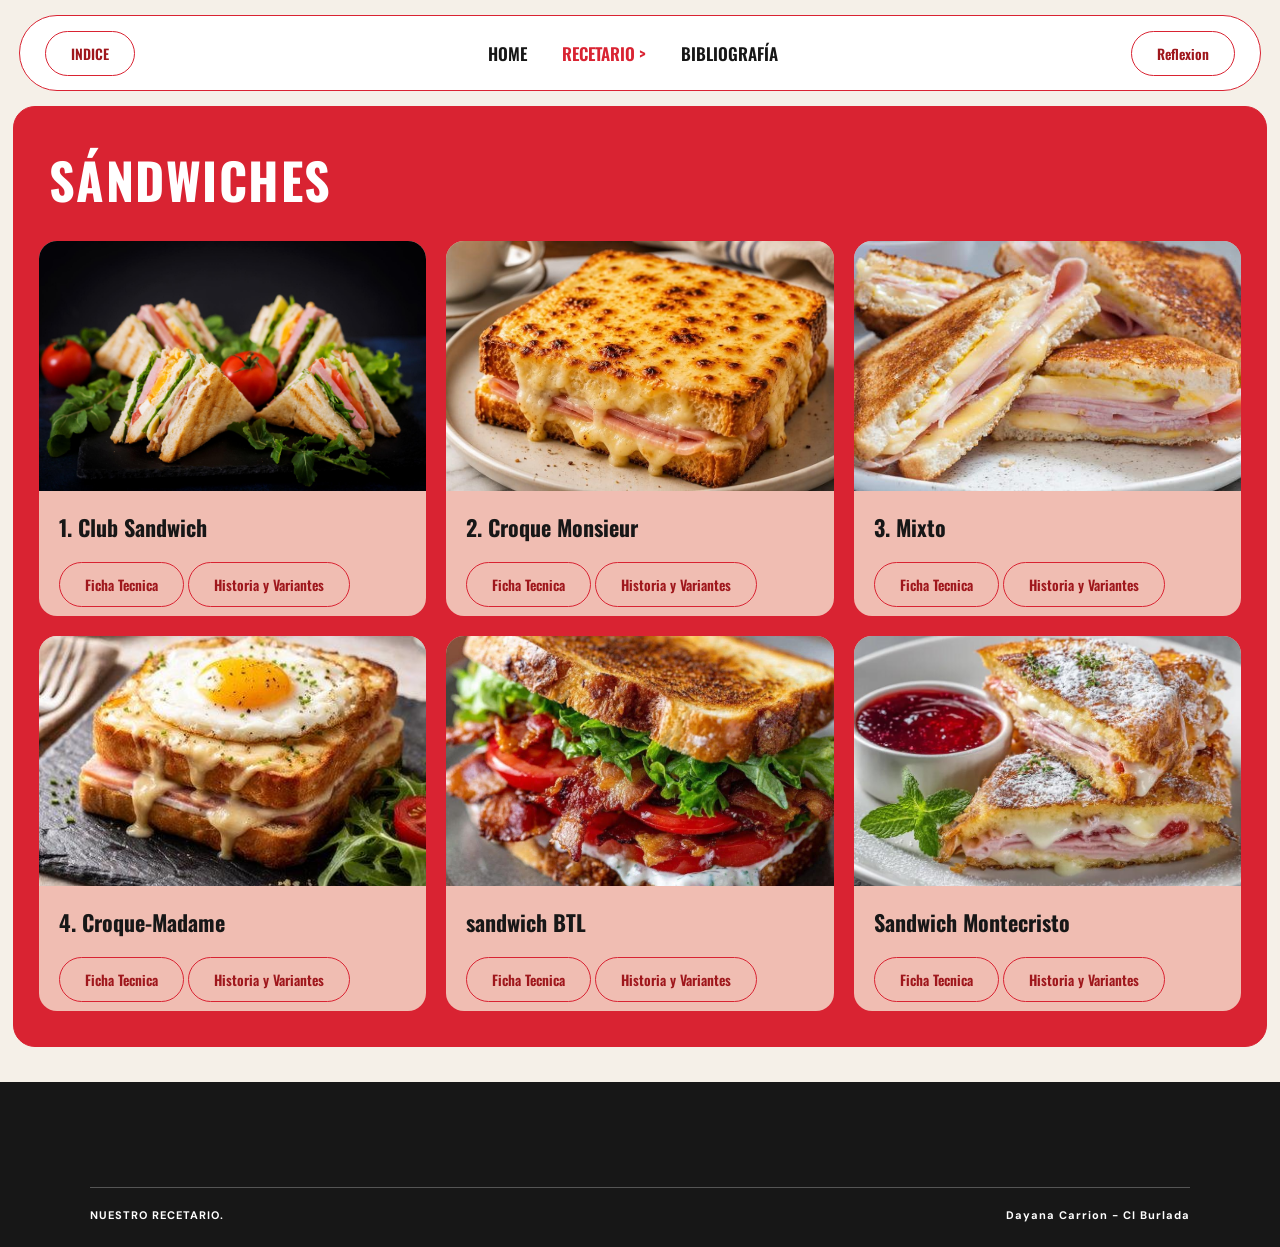
<file: sandwiches.html>
<!DOCTYPE html>
<html lang="es">

<head>
    <meta charset="UTF-8">
    <meta name="viewport" content="width=device-width, initial-scale=1.0">

    <title>Nuestro Recetario | Sándwiches</title>

    <link rel="stylesheet" href="index.css">

    <!-- Tipografías -->
    <link rel="preconnect" href="https://fonts.googleapis.com">
    <link rel="preconnect" href="https://fonts.gstatic.com" crossorigin>
    <link
        href="https://fonts.googleapis.com/css2?family=DM+Sans:wght@400;500;600;700;800&family=Oswald:wght@500;600;700&display=swap"
        rel="stylesheet">
</head>

<body>

    <!-- ================= HEADER ================= -->
    <header class="header">
        <a href="indice.pdf" class="header-button" target="_blank">
            INDICE
        </a>
        
        <nav class="navigation">
            <a href="index.html" class="nav-link">HOME</a>

            <details class="index-menu">
                <summary class="nav-link active">RECETARIO <span class="arrow"> > </span></summary>
                <div class="dropdown">
                    <a href="bocadillos.html">Bocadillos</a>
                    <a href="sandwiches.html">Sándwiches</a>
                </div>
            </details>

            <a href="bibliografia.html" class="nav-link">BIBLIOGRAFÍA</a>
        </nav>

        <a href="index.html#reflexion" class="header-button">
            <span>Reflexion</span>

        </a>
    </header>


    <!-- ================= CONTENIDO SANDWICHES ================= -->
    <main>
        <section class="sandwiches-container">

            <!-- TÍTULO ROJO -->
            <div class="sandwiches-heading">
                <h2>SÁNDWICHES</h2>
            </div>

            <!-- TARJETAS -->
            <div class="sandwiches-grid">

                <!-- SÁNDWICH 1 -->
                <div class="sandwich-card">
                    <div class="sandwich-image">
                        <img src="img/club.jpg" alt="Club">
                    </div>
                    <div class="sandwich-info">
                        <h3>1. Club Sandwich</h3>
                        <br>
                        <a href="fichas_sandwich/Ficha_ClubSand.pdf" class="header-button">Ficha Tecnica</a>
                        <a href="historiaVariantesS.html" class="header-button">Historia y Variantes</a>
                    </div>
                </div>

                <!-- SÁNDWICH 2 -->
                <div class="sandwich-card">
                    <div class="sandwich-image">
                        <img src="img/croqueMonsieur.jpg" alt="CroqueM">
                    </div>
                    <div class="sandwich-info">
                        <h3>2. Croque Monsieur</h3>
                        <br>
                        <a href="fichas_sandwich/Ficha_CroqueMons.pdf" class="header-button">Ficha Tecnica</a>
                        <a href="historiaVariantesS.html#croque-monsieur" class="header-button">Historia y Variantes</a>
                    </div>
                </div>

                <!-- SÁNDWICH 3 -->
                <div class="sandwich-card">
                    <div class="sandwich-image">
                        <img src="img/mixto.jpg" alt="Mixto">
                    </div>
                    <div class="sandwich-info">
                        <h3>3. Mixto</h3>
                        <br>
                        <a href="fichas_sandwich/Ficha_Mixto.pdf" class="header-button">Ficha Tecnica</a>
                        <a href="historiaVariantesS.html#mixto" class="header-button">Historia y Variantes</a>
                    </div>
                </div>
                <!-- SÁNDWICH 4 -->
                <div class="sandwich-card">
                    <div class="sandwich-image">
                        <img src="img/croqueMadan.jpg" alt="croque">
                    </div>
                    <div class="sandwich-info">
                        <h3>4. Croque-Madame</h3>
                        <br>
                        <a href="fichas_sandwich/Ficha_Mandame.pdf" class="header-button">Ficha Tecnica</a>
                        <a href="historiaVariantesS.html#croque-madame" class="header-button">Historia y Variantes</a>
                    </div>
                </div>
                <!-- SÁNDWICH 5 -->
                <div class="sandwich-card">
                    <div class="sandwich-image">
                        <img src="img/blt.jpg" alt="btl">
                    </div>
                    <div class="sandwich-info">
                        <h3>sandwich BTL</h3>
                        <br>
                        <a href="fichas_sandwich/Ficha_Btl.pdf" class="header-button">Ficha Tecnica</a>
                        <a href="historiaVariantesS.html#blt" class="header-button">Historia y Variantes</a>
                    </div>
                </div>
                <!-- SÁNDWICH  -->
                <div class="sandwich-card">
                    <div class="sandwich-image">
                        <img src="img/monteCristo.jpg" alt="monteCristo">
                    </div>
                    <div class="sandwich-info">
                        <h3>Sandwich Montecristo</h3>
                        <br>
                        <a href="fichas_sandwich/Ficha_MonteCris.pdf" class="header-button">Ficha Tecnica</a>
                        <a href="historiaVariantes.html#monte-cristo" class="header-button">Historia y Variantes</a>
                    </div>
                </div>

            </div>
        </section>
    </main>


    <!-- ================= FOOTER ================= -->
    <footer class="footer">
        <div class="footer-line"></div>
        <div class="footer-bottom">
            <span>NUESTRO RECETARIO.</span>
            <span>Dayana Carrion - CI Burlada</span>
        </div>
    </footer>

</body>

</html>
</file>
<file: index.css>
/* =================================
   CONFIGURACION GENERAL
================================= */

* {
    margin: 0;
    padding: 0;
    box-sizing: border-box;
}

html {
    scroll-behavior: smooth;
}

body {
    font-family: 'DM Sans', sans-serif;
    background-color: #F5F0E8;
    color: #171717;
}

a {
    text-decoration: none;
}
/* Variables */

:root {
    --negro: #171717;
    --rojo: #D92332;
    --rojo-oscuro: #9F171C;
    --rosa: #F0BDB2;
    --blanco: #FFFFFF;
}


/* =================================
   HEADER
================================= */

.header {
    width: 97%;
    min-height: 76px;
    margin: 15px auto;
    padding: 10px 25px;
    background: var(--blanco);
     border: 1px solid var(--rojo);
    border-radius: 50px;
    display: flex;
    justify-content: space-between;
    align-items: center;
    position: relative;
    z-index: 20;
}
/* LOGO */
.logo {
    width: 58px;
    height: 58px;
    flex-shrink: 0;
    border-radius: 50%;
    background: var(--rosa);
    color: var(--rojo-oscuro);
    display: flex;
    align-items: center;
    justify-content: center;
    font-family: 'Oswald', sans-serif;
    font-size: 21px;
    font-weight: 700;
    letter-spacing: -2px;
}
/* ELEMENTOS COMUNES DE NAVEGACION */
.navigation {
    display: flex;
    align-items: center;
    gap: 35px;
}

.nav-link,
.index-menu summary {
    color: var(--negro);
    font-family: 'Oswald', sans-serif;
    font-size: 17px;
    font-weight: 600;
    cursor: pointer;
    list-style: none;
    transition: color .3s;
}
/* PAGINA ACTIVA Y HOVER */
.nav-link:hover,
.nav-link.active,
.index-menu summary:hover {
    color: var(--rojo);
}
/* BOTON INDICE */
.header-button {
    padding: 11px 25px;
    border: 1px solid var(--rojo);
    border-radius: 30px;
    color: var(--rojo-oscuro);
    font-family: 'Oswald', sans-serif;
    font-weight: 600;
    font-size: 14px;
    transition: .3s;
}
.header-button:hover {
    background: var(--rojo);
    color: var(--blanco);
}
/* =================================
   MENU DESPLEGABLE
================================= */
.index-menu {
    position: relative;
}
.index-menu summary::-webkit-details-marker {
    display: none;
}
.dropdown {
    display: none;
    position: absolute;
    top: 35px;
    left: 50%;
    transform: translateX(-50%);
    width: 190px;
    padding: 12px;
    background: var(--blanco);
    border-top: 3px solid var(--rojo);
    border-radius: 0 0 12px 12px;
    box-shadow: 0 8px 20px rgba(0,0,0,.12);
}

.index-menu[open] .dropdown {
    display: block;
}
.dropdown a {
    display: block;
    padding: 12px;
    color: var(--negro);
    text-decoration: none;
    font-size: 14px;
    font-weight: 600;
    transition: .2s;
}
.dropdown a:hover {
    color: var(--rojo);
    padding-left: 17px;
}


/* =================================
   HERO / PORTADA
================================= */

.hero {
    width: 98%;
    min-height: 590px;

    margin: 0 auto 35px;

    background-color: var(--negro);
    border-radius: 28px;

    overflow: hidden;
    position: relative;
}

.hero-content {
    min-height: 590px;
    padding: 35px 6%;

    display: flex;
    align-items: center;
    justify-content: space-between;

    position: relative;
}


/* TITULO */

.hero-title {
    width: 38%;
    position: relative;
    z-index: 2;
}

.hero-small {
    color: #D92332;
    font-family: 'Oswald', sans-serif;
    font-size: 14px;
    font-weight: 600;
    letter-spacing: 3px;

    margin-bottom: 20px;
}

.hero-title h1 {
    font-family: 'Oswald', sans-serif;
    font-size: clamp(55px, 6vw, 85px);
    line-height: 0.95;
    font-weight: 700;
    letter-spacing: -3px;
    color: var(--blanco);
}

.hero-title h1 span {
    display: block;
    color: #D92332;
}

.hero-description {
    margin-top: 25px;
    max-width: 350px;

    color: #555;
    font-size: 16px;
    line-height: 1.7;
}


/* IMAGEN PRINCIPAL */

.hero-image {
    width: 62%;
    height: 530px;

    display: flex;
    align-items: center;
    justify-content: center;
}

.hero-image img {
    width: 100%;
    height: 100%;

    object-fit: contain;
    object-position: center;

    transition: transform 0.5s;
}

.hero-image img:hover {
    transform: scale(1.04);
}


/* DETALLE DECORATIVO */

.hero-decoration {
    position: absolute;
    bottom: 25px;
    left: 6%;

    color: #D92332;
    font-family: 'Oswald', sans-serif;
    font-size: 13px;
    letter-spacing: 3px;
}


/* =================================
   SECCION CATEGORIAS
================================= */

.categories {
    width: 98%;
    margin: 0 auto 35px;

    padding: 30px 12px 20px;

    background-color: #FFFFFF;
    border: 1px solid #D92332;
    border-radius: 22px;
}


/* CABECERA ROJA */

.categories-heading {
    min-height: 100px;

    background-color: #D92332;
    border-radius: 12px;

    display: flex;
    flex-direction: column;
    justify-content: center;
    align-items: center;

    color: white;
    text-align: center;

    margin-bottom: 22px;
    padding: 15px;
}

.categories-heading p {
    font-size: 11px;
    font-weight: 700;
    letter-spacing: 3px;
    margin-bottom: 5px;
}

.categories-heading h2 {
    font-family: 'Oswald', sans-serif;
    font-size: clamp(25px, 3vw, 38px);
    font-weight: 700;
}

.categories-heading h3 {
    font-family: 'Oswald', sans-serif;
    font-size: 18px;
    font-weight: 500;
    margin-top: 3px;
}


/* TARJETAS */

.cards {
    display: grid;
    grid-template-columns: repeat(2, 1fr);
    gap: 30px;
    padding: 0 10px;
}

.card {
    display: block;
    overflow: hidden;

    background-color: #F0BDB2;
    border-radius: 18px;

    color: #171717;

    transition: transform 0.3s, box-shadow 0.3s;
}

.card:hover {
    transform: translateY(-6px);
    box-shadow: 0 10px 25px rgba(0,0,0,0.15);
}


/* FOTOGRAFIAS */

.card-image {
    width: 100%;
    height: 300px;
    overflow: hidden;
}

.card-image img {
    width: 100%;
    height: 100%;

    object-fit: cover;

    transition: transform 0.5s;
}

.card:hover .card-image img {
    transform: scale(1.06);
}


/* INFORMACION DE TARJETAS */

.card-info {
    min-height: 90px;
    padding: 15px 22px;

    display: flex;
    justify-content: space-between;
    align-items: center;
}

.card-info p {
    color: #9F171C;
    font-size: 10px;
    font-weight: 700;
    letter-spacing: 1.5px;

    margin-bottom: 5px;
}

.card-info h4 {
    font-family: 'Oswald', sans-serif;
    font-size: 26px;
    font-weight: 600;
}

.card-arrow {
    color: #9F171C;
    font-size: 32px;
    transition: 0.3s;
}

.card:hover .card-arrow {
    transform: translate(5px, -5px);
}


/* =================================
   FOOTER
================================= */

.footer {
    width: 100%;
    background-color: #171717;

    color: #FFFFFF;
    text-align: center;

    padding: 65px 7% 25px;
}

.footer h2 {
    font-family: 'Oswald', sans-serif;
    font-size: clamp(25px, 4vw, 42px);
    font-weight: 600;
}

.footer p {
    margin-top: 15px;
    color: #F0BDB2;
    font-size: 14px;
    line-height: 1.7;
}

.footer-line {
    width: 100%;
    height: 1px;

    background-color: #555;
    margin: 40px 0 20px;
}

.footer-bottom {
    display: flex;
    justify-content: space-between;

    gap: 15px;

    font-size: 11px;
    font-weight: 700;
    letter-spacing: 1px;
}

/* =================================
   PÁGINA SÁNDWICHES (NUEVA SECCIÓN)
================================= */

/* Contenedor principal con fondo rojo */
.sandwiches-container {
    width: 98%;
    margin: 0 auto 35px;
    background-color: var(--rojo);
    border-radius: 22px;
    padding: 35px 25px;
    border: 1px solid var(--rojo);
}

/* Título SÁNDWICHES */
.sandwiches-heading {
    margin-bottom: 25px;
    padding-left: 10px;
}

.sandwiches-heading h2 {
    color: var(--blanco);
    font-family: 'Oswald', sans-serif;
    font-size: clamp(35px, 5vw, 50px);
    font-weight: 700;
    letter-spacing: 1.5px;
    text-transform: uppercase;
}

/* Cuadrícula de 3 columnas */
.sandwiches-grid {
    display: grid;
    grid-template-columns: repeat(3, 1fr);
    gap: 20px;
}

/* Tarjeta individual */
.sandwich-card {
    background-color: var(--rosa); /* Fondo rosita de tu paleta */
    border-radius: 18px;
    overflow: hidden;
    display: flex;
    flex-direction: column;
    transition: transform 0.3s, box-shadow 0.3s;
}

.sandwich-card:hover {
    transform: translateY(-6px);
    box-shadow: 0 12px 25px rgba(0,0,0,0.25);
}

/* Imagen de la tarjeta */
.sandwich-image {
    width: 100%;
    height: 250px;
    overflow: hidden;
}

.sandwich-image img {
    width: 100%;
    height: 100%;
    object-fit: cover;
    transition: transform 0.5s;
}

.sandwich-card:hover .sandwich-image img {
    transform: scale(1.06);
}

/* Textos dentro de la tarjeta */
.sandwich-info {
    padding: 20px;
    flex-grow: 1; /* Hace que todas las tarjetas midan lo mismo de alto */
}

.sandwich-info h3 {
    font-family: 'Oswald', sans-serif;
    font-size: 22px;
    font-weight: 700;
    color: var(--negro);
    margin-bottom: 10px;
}

.sandwich-info p {
    font-family: 'DM Sans', sans-serif;
    font-size: 14px;
    line-height: 1.6;
    color: var(--negro);
    font-weight: 500;
}


/* =================================
   HISTORIA Y VARIANTES
================================= */

.history-page {
    width: 98%;
    margin: 0 auto 35px;
}

/* PORTADA */

.history-hero {
    min-height: 220px;
    margin-bottom: 20px;
    padding: 35px 20px;

    background: var(--negro);
    border-radius: 22px;

    display: flex;
    flex-direction: column;
    justify-content: center;
    align-items: center;
    text-align: center;
}

.history-hero p {
    color: var(--rojo-oscuro);
    font-family: 'Oswald', sans-serif;
    font-size: 13px;
    letter-spacing: 3px;
}

.history-hero h1 {
    margin: 10px 0;
    color: var(--blanco);
    font-family: 'Oswald', sans-serif;
    font-size: clamp(35px, 5vw, 60px);
}



/* CATEGORÍAS */

.history-section {
    margin-bottom: 30px;
}

.history-section > h2 {
    margin-bottom: 15px ;
    padding: 15px 25px;

    background: var(--rojo-oscuro);
    
    border-radius: 15px;

    color: var(--negro);
    font-family: 'Oswald', sans-serif;
    text-align: center;
    font-size: 30px;
}

/* ELABORACIONES */

.history-item {
    display: grid;
    grid-template-columns: 1fr 1fr;
    align-items: start;
    gap: 18px;
    margin-bottom: 20px;
    scroll-margin-top: 25px;
}

/* TEXTO */

.history-text {
    padding: 30px;
   background: var(--rosa);
   height: fit-content;
    border: 1px solid #dd4154;
    border-radius: 18px;
}

.history-text h3 {
    margin-bottom: 20px;
    color: var(--rojo-oscuro);
    font-family: 'Oswald', sans-serif;
    font-size: 25px;
}

.history-text h4 {
    margin: 15px 0 5px;
    color: var(--negro);
    font-size: 15px;
}

.history-text p {
    color:var(--negro);
    font-size: 14px;
    line-height: 1.7;
}

/* IMÁGENES */

.history-image {
    min-height: unset;
    height: 325px;
    border: 1px solid #dd4154;
    overflow: hidden;
    border-radius: 18px;
}

.history-image img {
    width: 100%;
    height: 100%;
    display: block;

    object-fit: cover;
    transition: transform .4s;
}

.history-item:hover .history-image img {
    transform: scale(1.04);
}
/* =================================
   PÁGINA BIBLIOGRAFÍA (NUEVA SECCIÓN)
================================= */

.bibliografia-container {
    width: 98%;
    max-width: 800px; /* Para que no se estire demasiado en pantallas grandes */
    margin: 50px auto;
    padding: 45px 35px;
    
    background-color: var(--blanco); /* Fondo blanco */
    border: 2px solid var(--rosa); /* Borde rosadito reutilizando tu variable */
    border-radius: 22px; /* Mismo redondeo que el resto de contenedores */
    
    box-shadow: 0 10px 30px rgba(0,0,0,0.05); /* Sombra sutil para que resalte */
}

/* Título BIBLIOGRAFÍA */
.bibliografia-title {
    font-family: 'Ant', sans-serif; /* Reutilizamos tu fuente condensada */
    font-size: clamp(35px, 5vw, 50px);
    font-weight: 700;
    color: var(--rojo); /* Rojo de tu paleta */
    text-transform: uppercase;
    letter-spacing: 1.5px;
    text-align: center;
    margin-bottom: 30px;
}

/* Párrafo introductorio */
.bibliografia-text p {
    font-family: 'DM Sans', sans-serif;
    font-size: 16px;
    line-height: 1.7;
    color: var(--negro);
    text-align: center;
    margin-bottom: 25px;
}

/* Contenedor de enlaces centrado */
.bibliografia-links {
    display: flex;
    flex-direction: column;
    align-items: start; /* Centra los enlaces horizontalmente */
    gap: 15px;
}

/* Estilo de los enlaces (tipo botón o texto resaltado) */
.bibliografia-links a {
    font-family: 'DM Sans', sans-serif;
    font-size: 13px;
    font-weight: 600;
    color: var(--rojo-oscuro);
    text-decoration: none;
    padding: 10px 20px;
    background-color: #FFF5F3; /* Un fondo muy clarito para que resalten */
    border-radius: 8px;
    transition: all 0.3s ease;
}

/* Hover de los enlaces */
.bibliografia-links a:hover {
    color: var(--blanco);
    background-color: var(--rojo);
    transform: translateY(-2px); /* Pequeño salto al pasar el ratón */
}

/* ================= REFLEXIÓN FINAL ================= */
.reflection-divider {
    width: 80%;
    height: 2px;
    background-color: #171717;
    margin: 70px auto;
}
.reflection {
    background-color: #F5F0E8;
    padding: 30px 10%;
}

.reflection-content {
    max-width: 850px;
    margin: 0 auto;
}

.reflection-label {
    color: #D92332;
    font-size: 13px;
    font-weight: 700;
    letter-spacing: 2px;
    margin-bottom: 12px;
}

.reflection h2 {
    font-family: 'Oswald', sans-serif;
    font-size: 42px;
    color: #171717;
    margin-bottom: 30px;
}

.reflection p:not(.reflection-label) {
    font-family: 'DM Sans', sans-serif;
    font-size: 16px;
    line-height: 1.8;
    color: #444;
    margin-bottom: 18px;
}
/* =================================
   RESPONSIVE PARA BIBLIOGRAFÍA
================================= */

@media (max-width: 600px) {
    .bibliografia-container {
        padding: 30px 20px;
        margin: 30px auto;
    }

    .bibliografia-title {
        font-size: 35px;
    }

    .bibliografia-links a {
        font-size: 14px;
        width: 100%; /* Hace que los enlaces ocupen todo el ancho en móviles */
        text-align: center;
        padding: 12px;
    }
}

/* MÓVILES */

@media (max-width: 750px) {
    .history-item {
        grid-template-columns: 1fr;
    }

    .history-image {
        min-height: 230px;
    }

    .history-text {
        padding: 25px;
    }
}

/* =================================
   RESPONSIVE PARA SÁNDWICHES
================================= */

/* Tablets y pantallas medianas */
@media (max-width: 950px) {
    .sandwiches-grid {
        grid-template-columns: repeat(2, 1fr);
    }
}

/* Móviles */
@media (max-width: 650px) {
    .sandwiches-container {
        padding: 25px 15px;
    }

    .sandwiches-grid {
        grid-template-columns: 1fr; /* 1 sola columna en móviles */
    }

    .sandwich-image {
        height: 220px;
    }
}
/* =================================
   RESPONSIVE
================================= */

@media (max-width: 850px) {

    .navigation {
        gap: 15px;
    }

    .hero-content {
        flex-direction: column;
        text-align: center;
        padding: 45px 5%;
    }

    .hero-title {
        width: 100%;
    }

    .hero-image {
        width: 100%;
        height: 350px;
    }

    .hero-description {
        margin: 20px auto;
    }

    .hero-decoration {
        display: none;
    }

}

@media (max-width: 600px) {

    .header {
        padding: 10px 15px;
        flex-wrap: wrap;
        gap: 15px;
    }

    .logo {
        width: 45px;
        height: 45px;
    }

    .navigation {
        gap: 12px;
    }

    .nav-link {
        font-size: 14px;
    }

    .header-button {
        display: none;
    }

    .hero {
        min-height: auto;
    }

    .hero-content {
        min-height: auto;
    }

    .hero-title h1 {
        font-size: 55px;
    }

    .hero-image {
        height: 260px;
    }

    .cards {
        grid-template-columns: 1fr;
    }

    .card-image {
        height: 250px;
    }

    .categories-heading h2 {
        font-size: 25px;
    }

    .footer-bottom {
        flex-direction: column;
        align-items: center;
    }

}
</file>
